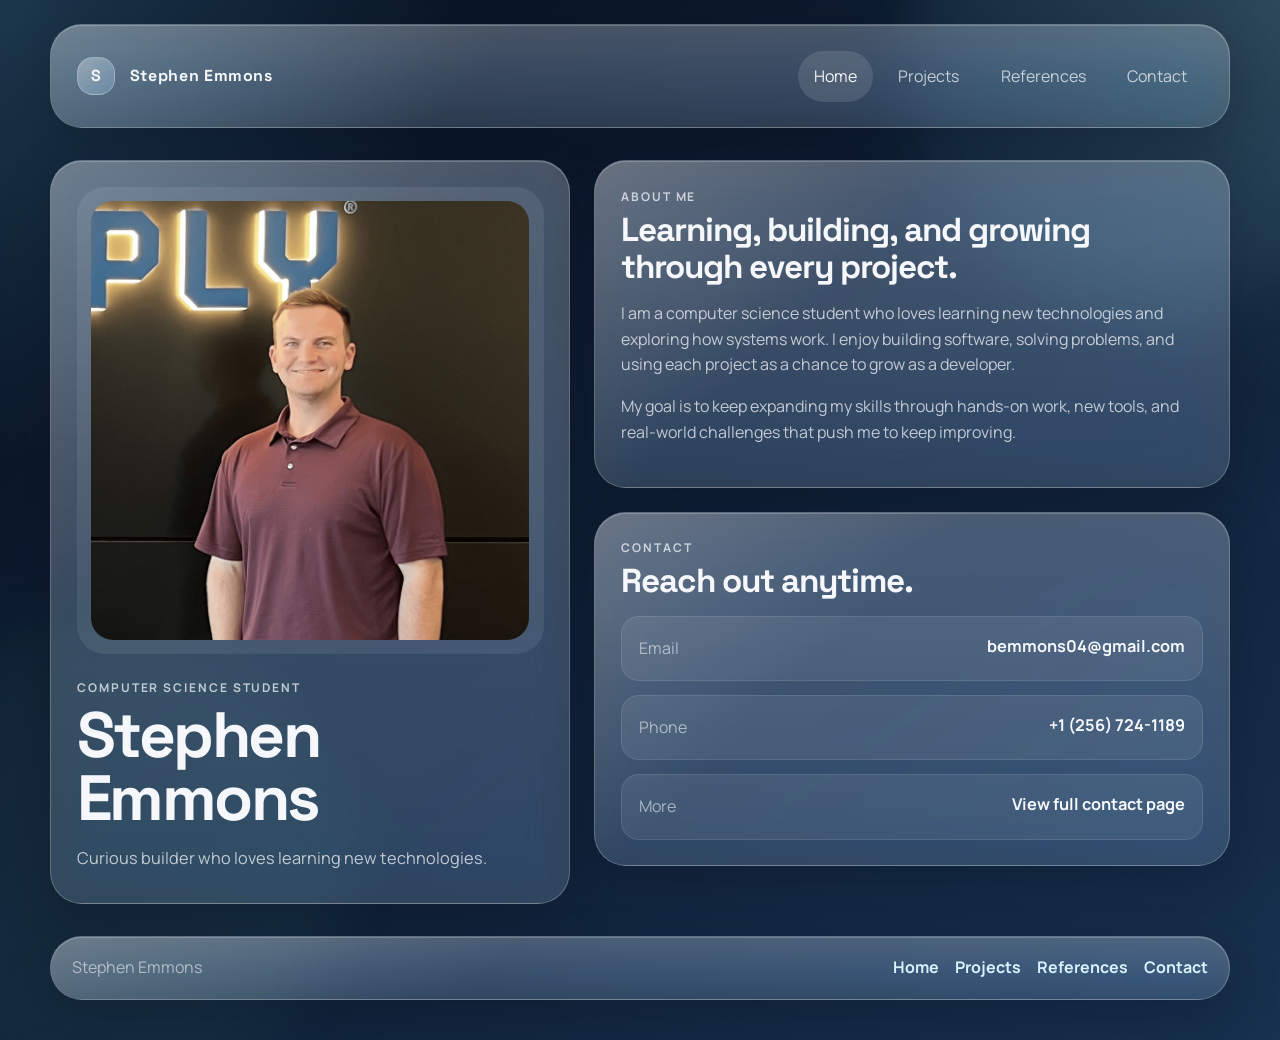
<file: index.html>
<!doctype html>
<html lang="en">
  <head>
    <meta charset="UTF-8" />
    <meta name="viewport" content="width=device-width, initial-scale=1.0" />
    <meta
      name="description"
      content="Simple portfolio landing page for Stephen Emmons with a short bio and contact details."
    />
    <title>Portfolio | Home</title>
    <link rel="preconnect" href="https://fonts.googleapis.com" />
    <link rel="preconnect" href="https://fonts.gstatic.com" crossorigin />
    <link
      href="https://fonts.googleapis.com/css2?family=Manrope:wght@400;500;600;700;800&family=Space+Grotesk:wght@500;700&display=swap"
      rel="stylesheet"
    />
    <link rel="stylesheet" href="assets/css/styles.css" />
  </head>
  <body data-page="home">
    <div class="site-shell">
      <header class="site-header" data-site-header></header>

      <main>
        <section class="section contact-layout">
          <div class="glass-panel profile-card">
            <div class="profile-card__image-wrap">
              <img
                src="assets/img/Stephen_Emmons.png"
                alt="Portrait of Stephen Emmons"
                class="profile-card__image"
              />
            </div>
            <p class="eyebrow">Computer Science Student</p>
            <h1>Stephen Emmons</h1>
            <p class="profile-card__role">
              Curious builder who loves learning new technologies.
            </p>
          </div>

          <div class="contact-stack">
            <section class="glass-panel">
              <p class="eyebrow">About Me</p>
              <h2>Learning, building, and growing through every project.</h2>
              <p>
                I am a computer science student who loves learning new
                technologies and exploring how systems work. I enjoy building
                software, solving problems, and using each project as a chance
                to grow as a developer.
              </p>
              <p>
                My goal is to keep expanding my skills through hands-on work,
                new tools, and real-world challenges that push me to keep
                improving.
              </p>
            </section>

            <section class="glass-panel">
              <p class="eyebrow">Contact</p>
              <h2>Reach out anytime.</h2>
              <div class="contact-list">
                <a href="mailto:bemmons04@gmail.com">
                  <span>Email</span>
                  <strong>bemmons04@gmail.com</strong>
                </a>
                <a href="tel:+12567241189">
                  <span>Phone</span>
                  <strong>+1 (256) 724-1189</strong>
                </a>
                <a href="contact.html">
                  <span>More</span>
                  <strong>View full contact page</strong>
                </a>
              </div>
            </section>
          </div>
        </section>
      </main>

      <footer class="site-footer" data-site-footer></footer>
    </div>

    <script src="assets/js/projects-data.js"></script>
    <script src="assets/js/site.js"></script>
  </body>
</html>
</file>
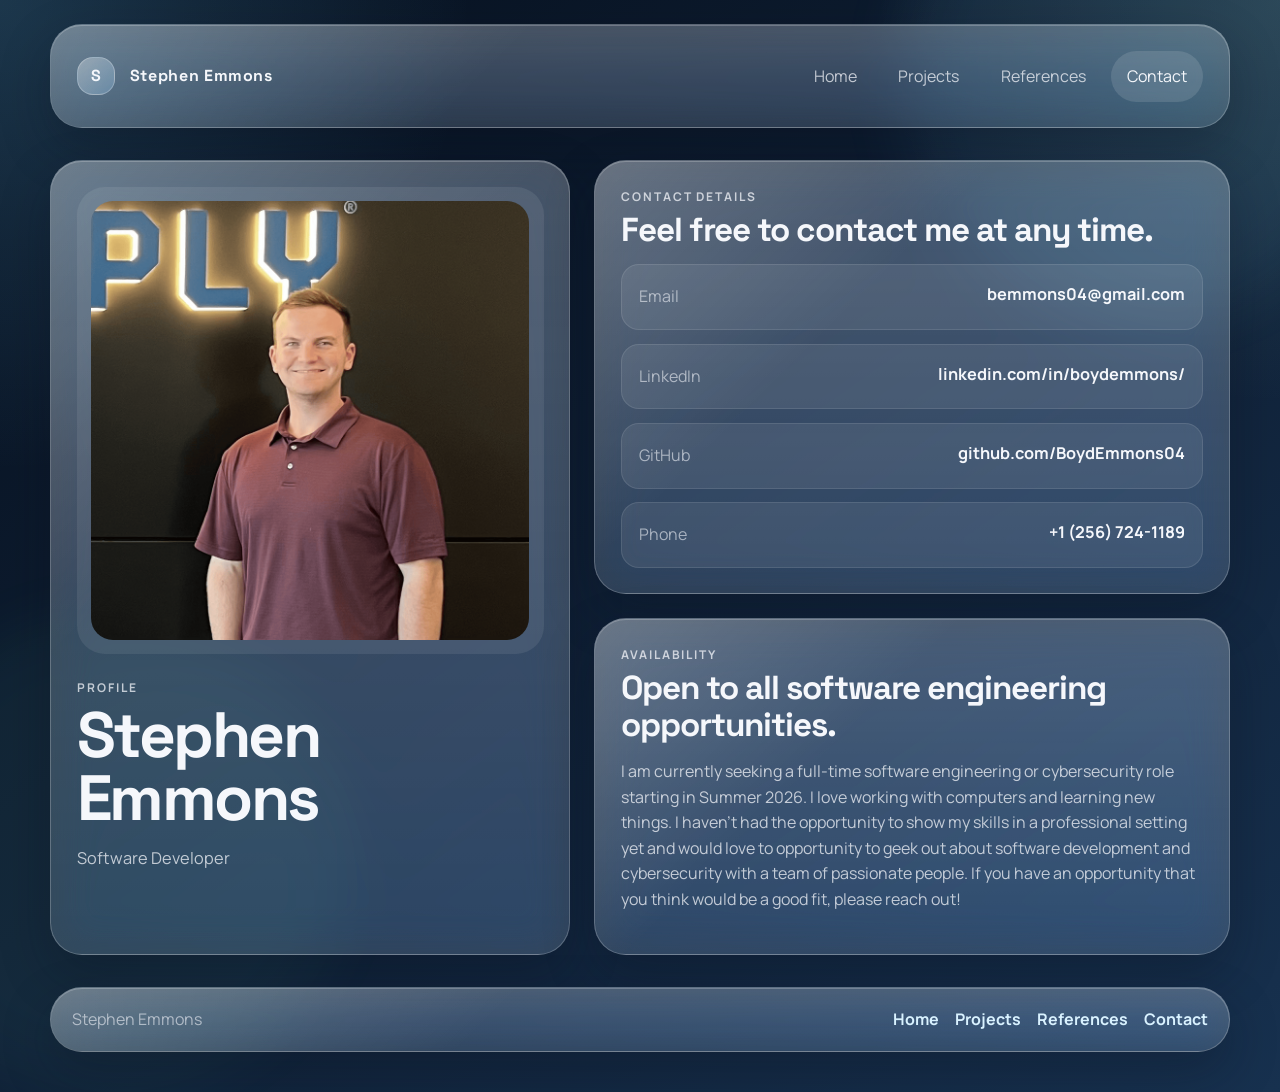
<file: contact.html>
<!doctype html>
<html lang="en">
  <head>
    <meta charset="UTF-8" />
    <meta name="viewport" content="width=device-width, initial-scale=1.0" />
    <meta
      name="description"
      content="Contact page for employers and collaborators with profile details and direct contact links."
    />
    <title>Portfolio | Contact</title>
    <link rel="preconnect" href="https://fonts.googleapis.com" />
    <link rel="preconnect" href="https://fonts.gstatic.com" crossorigin />
    <link
      href="https://fonts.googleapis.com/css2?family=Manrope:wght@400;500;600;700;800&family=Space+Grotesk:wght@500;700&display=swap"
      rel="stylesheet"
    />
    <link rel="stylesheet" href="assets/css/styles.css" />
  </head>
  <body data-page="contact">
    <div class="site-shell">
      <header class="site-header" data-site-header></header>

      <main>
        <section class="section contact-layout">
          <div class="glass-panel profile-card">
            <div class="profile-card__image-wrap">
              <!-- Replace this file with your own headshot and keep the same path if you want a quick swap. -->
              <img
                src="assets/img/Stephen_Emmons.png"
                alt="Profile portrait placeholder"
                class="profile-card__image"
              />
            </div>
            <p class="eyebrow">Profile</p>
            <h1>Stephen Emmons</h1>
            <p class="profile-card__role">Software Developer</p>
          </div>

          <div class="contact-stack">
            <section class="glass-panel">
              <p class="eyebrow">Contact Details</p>
              <h2>Feel free to contact me at any time.</h2>
              <div class="contact-list">
                <!-- Update these links and labels with your real contact details. -->
                <a href="mailto:bemmons04@gmail.com">
                  <span>Email</span>
                  <strong>bemmons04@gmail.com</strong>
                </a>
                <a
                  href="https://www.linkedin.com/in/boydemmons/"
                  target="_blank"
                  rel="noreferrer"
                >
                  <span>LinkedIn</span>
                  <strong>linkedin.com/in/boydemmons/</strong>
                </a>
                <a
                  href="https://github.com/BoydEmmons04"
                  target="_blank"
                  rel="noreferrer"
                >
                  <span>GitHub</span>
                  <strong>github.com/BoydEmmons04</strong>
                </a>
                <a href="tel:+12567241189">
                  <span>Phone</span>
                  <strong>+1 (256) 724-1189</strong>
                </a>
              </div>
            </section>

            <section class="glass-panel">
              <p class="eyebrow">Availability</p>
              <h2>Open to all software engineering opportunities.</h2>
              <p>
                I am currently seeking a full-time software engineering or
                cybersecurity role starting in Summer 2026. I love working with
                computers and learning new things. I haven't had the opportunity
                to show my skills in a professional setting yet and would love
                to opportunity to geek out about software development and
                cybersecurity with a team of passionate people. If you have an
                opportunity that you think would be a good fit, please reach
                out!
              </p>
            </section>
          </div>
        </section>
      </main>

      <footer class="site-footer" data-site-footer></footer>
    </div>

    <script src="assets/js/projects-data.js"></script>
    <script src="assets/js/site.js"></script>
  </body>
</html>
</file>
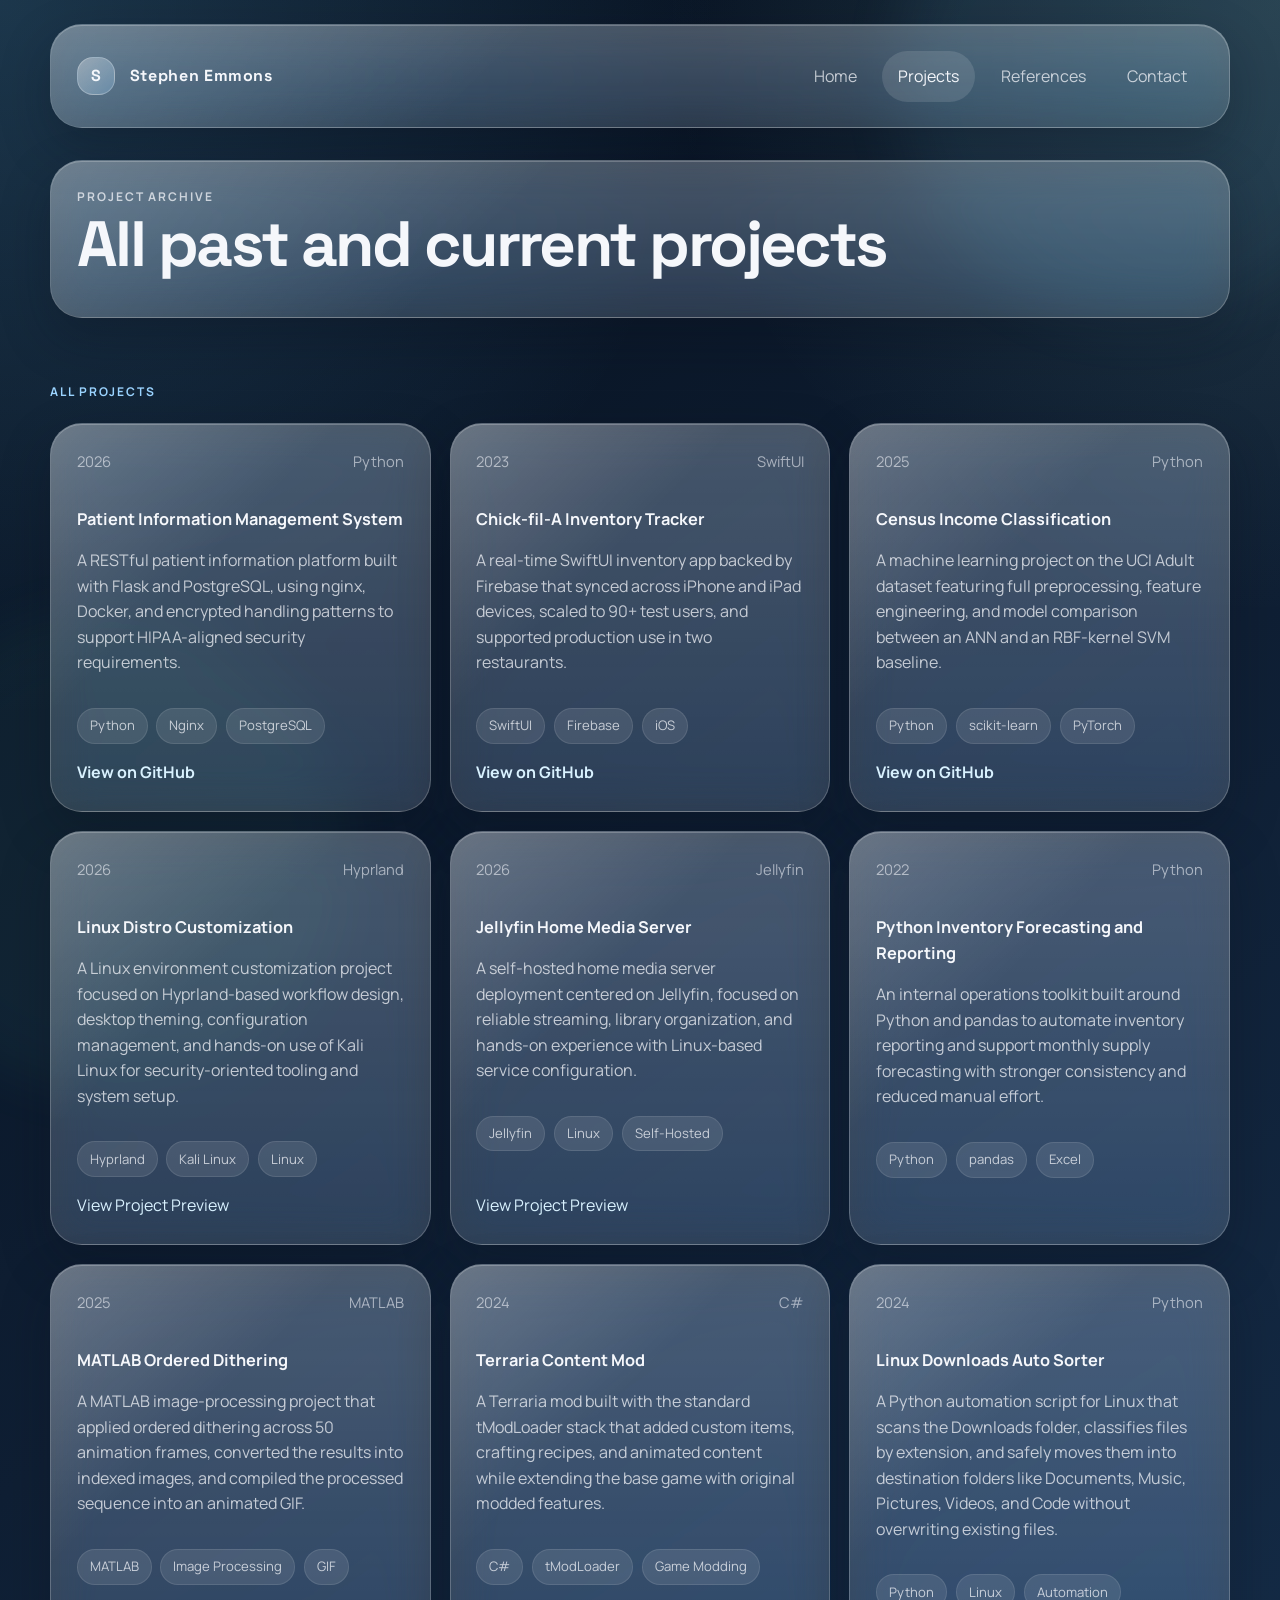
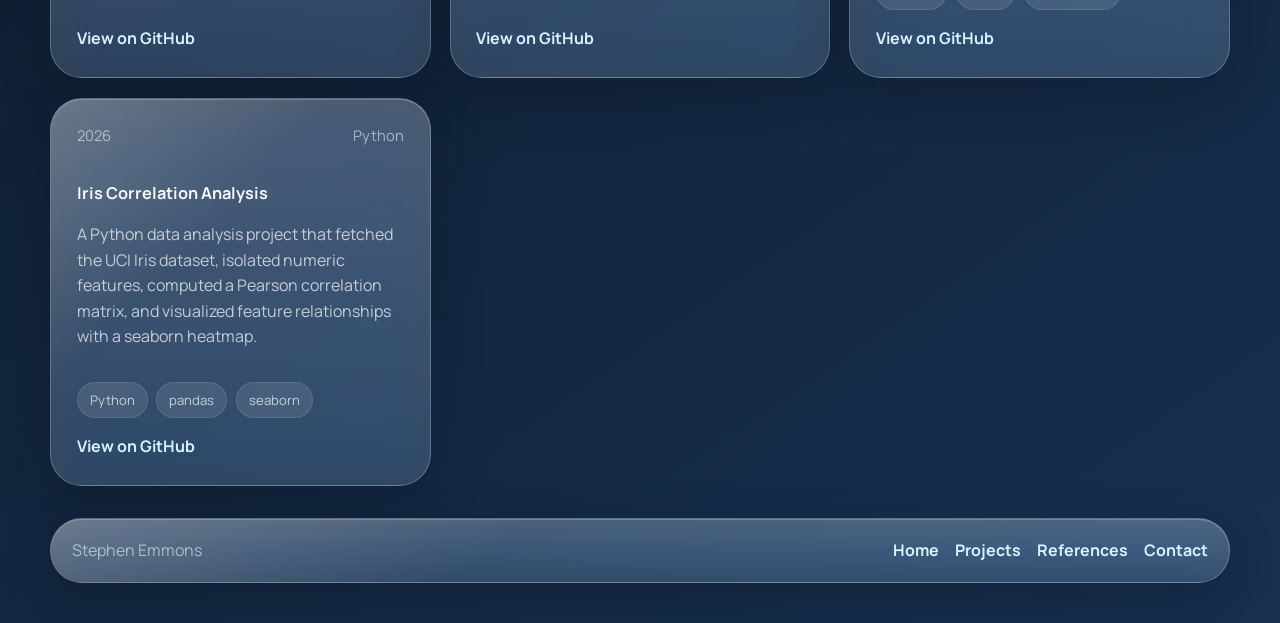
<file: projects.html>
<!doctype html>
<html lang="en">
  <head>
    <meta charset="UTF-8" />
    <meta name="viewport" content="width=device-width, initial-scale=1.0" />
    <meta
      name="description"
      content="Project archive with reusable project cards and a simple system for adding new work."
    />
    <title>Portfolio | Projects</title>
    <link rel="preconnect" href="https://fonts.googleapis.com" />
    <link rel="preconnect" href="https://fonts.gstatic.com" crossorigin />
    <link
      href="https://fonts.googleapis.com/css2?family=Manrope:wght@400;500;600;700;800&family=Space+Grotesk:wght@500;700&display=swap"
      rel="stylesheet"
    />
    <link rel="stylesheet" href="assets/css/styles.css" />
  </head>
  <body data-page="projects">
    <div class="site-shell">
      <header class="site-header" data-site-header></header>

      <main>
        <section class="page-hero section">
          <div class="glass-panel">
            <p class="eyebrow">Project Archive</p>
            <h1>All past and current projects</h1>
            <!--<p>
              Each card is generated from a shared data source. Update one file
              to add a new project, edit links, change tags, or swap featured
              items on the home page.
            </p>-->
          </div>
        </section>

        <section class="section">
          <div class="section-heading">
            <div>
              <p class="eyebrow">All Projects</p>
            </div>
          </div>
          <div class="project-grid" data-project-list="all"></div>
        </section>
      </main>

      <footer class="site-footer" data-site-footer></footer>
    </div>

    <script src="assets/js/projects-data.js"></script>
    <script src="assets/js/site.js"></script>
  </body>
</html>
</file>
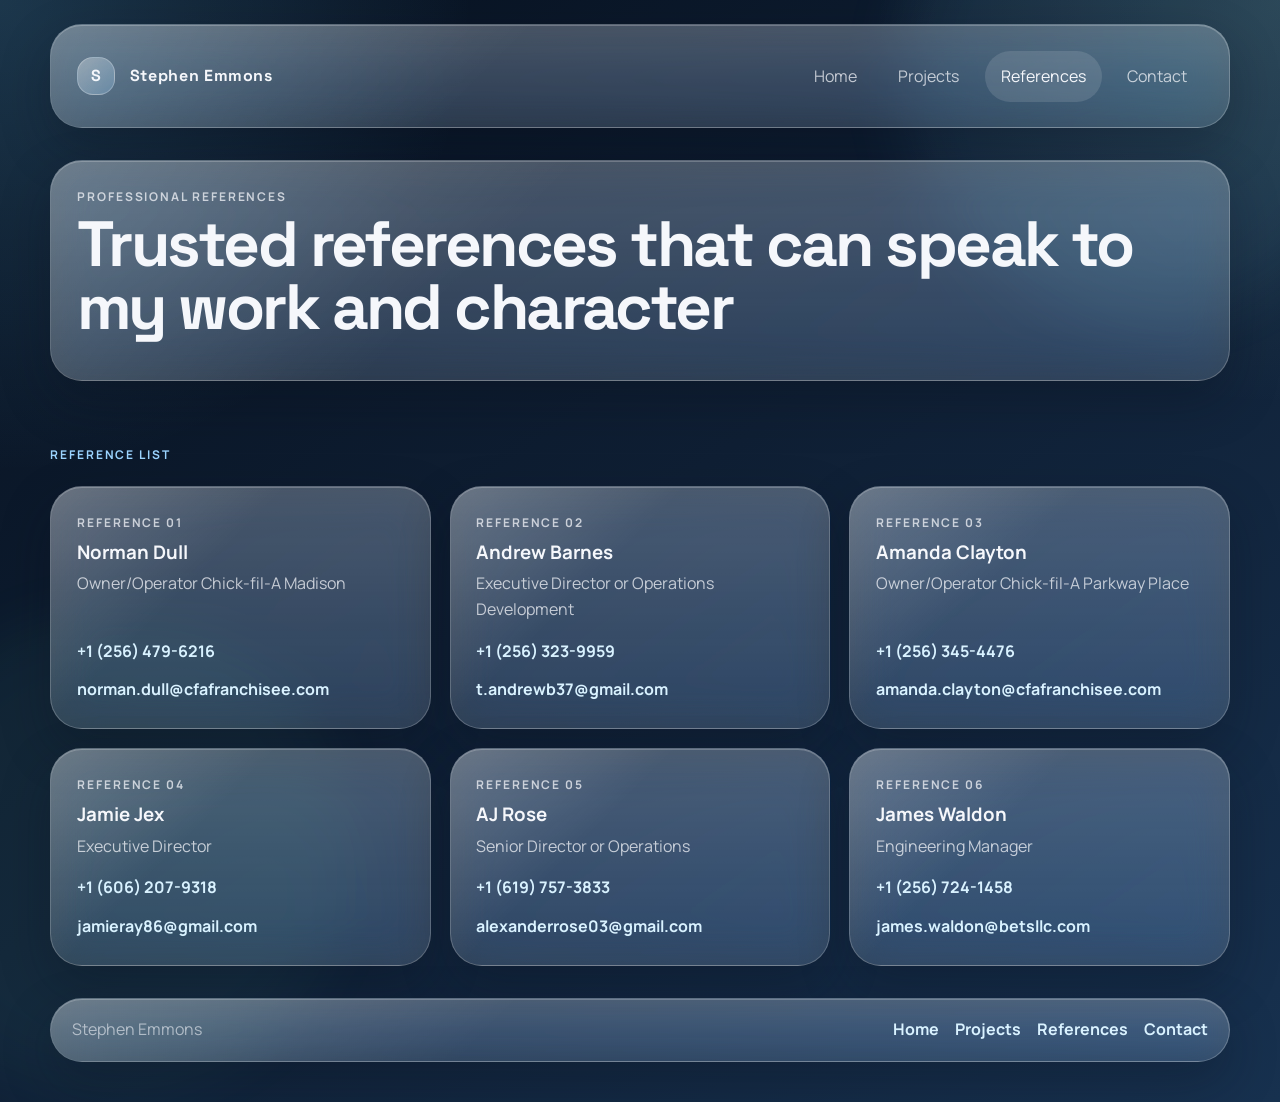
<file: references.html>
<!doctype html>
<html lang="en">
  <head>
    <meta charset="UTF-8" />
    <meta name="viewport" content="width=device-width, initial-scale=1.0" />
    <meta
      name="description"
      content="Professional references with names, roles, and contact emails."
    />
    <title>Portfolio | References</title>
    <link rel="preconnect" href="https://fonts.googleapis.com" />
    <link rel="preconnect" href="https://fonts.gstatic.com" crossorigin />
    <link
      href="https://fonts.googleapis.com/css2?family=Manrope:wght@400;500;600;700;800&family=Space+Grotesk:wght@500;700&display=swap"
      rel="stylesheet"
    />
    <link rel="stylesheet" href="assets/css/styles.css" />
  </head>
  <body data-page="references">
    <div class="site-shell">
      <header class="site-header" data-site-header></header>

      <main>
        <section class="page-hero section">
          <div class="glass-panel">
            <p class="eyebrow">Professional References</p>
            <h1>Trusted references that can speak to my work and character</h1>
          </div>
        </section>

        <section class="section">
          <div class="section-heading">
            <div>
              <p class="eyebrow">Reference List</p>
            </div>
          </div>

          <div class="references-grid">
            <article class="glass-panel reference-card reveal">
              <p class="eyebrow">Reference 01</p>
              <h3>Norman Dull</h3>
              <p class="reference-card__title">
                Owner/Operator Chick-fil-A Madison
              </p>
              <div class="reference-card__contact">
                <a class="project-card__cta" href="tel:+12564796216"
                  >+1 (256) 479-6216</a
                >
                <a
                  class="project-card__cta"
                  href="mailto:norman.dull@cfafranchisee.com"
                  >norman.dull@cfafranchisee.com</a
                >
              </div>
            </article>

            <article class="glass-panel reference-card reveal reveal-delay-1">
              <p class="eyebrow">Reference 02</p>
              <h3>Andrew Barnes</h3>
              <p class="reference-card__title">
                Executive Director or Operations Development
              </p>
              <div class="reference-card__contact">
                <a class="project-card__cta" href="tel:+12563239959"
                  >+1 (256) 323-9959</a
                >
                <a class="project-card__cta" href="mailto:t.andrewb37@gmail.com"
                  >t.andrewb37@gmail.com</a
                >
              </div>
            </article>

            <article class="glass-panel reference-card reveal reveal-delay-2">
              <p class="eyebrow">Reference 03</p>
              <h3>Amanda Clayton</h3>
              <p class="reference-card__title">
                Owner/Operator Chick-fil-A Parkway Place
              </p>
              <div class="reference-card__contact">
                <a class="project-card__cta" href="tel:+12563454476"
                  >+1 (256) 345-4476</a
                >
                <a
                  class="project-card__cta"
                  href="mailto:amanda.clayton@cfafranchisee.com"
                  >amanda.clayton@cfafranchisee.com</a
                >
              </div>
            </article>

            <article class="glass-panel reference-card reveal reveal-delay-1">
              <p class="eyebrow">Reference 04</p>
              <h3>Jamie Jex</h3>
              <p class="reference-card__title">Executive Director</p>
              <div class="reference-card__contact">
                <a class="project-card__cta" href="tel:+16062079318"
                  >+1 (606) 207-9318</a
                >
                <a class="project-card__cta" href="mailto:jamieray86@gmail.com"
                  >jamieray86@gmail.com</a
                >
              </div>
            </article>

            <article class="glass-panel reference-card reveal reveal-delay-1">
              <p class="eyebrow">Reference 05</p>
              <h3>AJ Rose</h3>
              <p class="reference-card__title">Senior Director or Operations</p>
              <div class="reference-card__contact">
                <a class="project-card__cta" href="tel:+16197573833"
                  >+1 (619) 757-3833</a
                >
                <a
                  class="project-card__cta"
                  href="mailto:alexanderrose03@gmail.com"
                  >alexanderrose03@gmail.com</a
                >
              </div>
            </article>

            <article class="glass-panel reference-card reveal reveal-delay-1">
              <p class="eyebrow">Reference 06</p>
              <h3>James Waldon</h3>
              <p class="reference-card__title">Engineering Manager</p>
              <div class="reference-card__contact">
                <a class="project-card__cta" href="tel:+12567241458"
                  >+1 (256) 724-1458</a
                >
                <a
                  class="project-card__cta"
                  href="mailto:james.waldon@betsllc.com"
                  >james.waldon@betsllc.com</a
                >
              </div>
            </article>
            <!--
            To add another reference:
            1. Duplicate one <article class="glass-panel reference-card"> block.
            2. Update the name, title, phone number, and email.
            3. Optional: change the eyebrow label and reveal-delay class.
          --></div>
        </section>
      </main>

      <footer class="site-footer" data-site-footer></footer>
    </div>

    <script src="assets/js/projects-data.js"></script>
    <script src="assets/js/site.js"></script>
  </body>
</html>
</file>
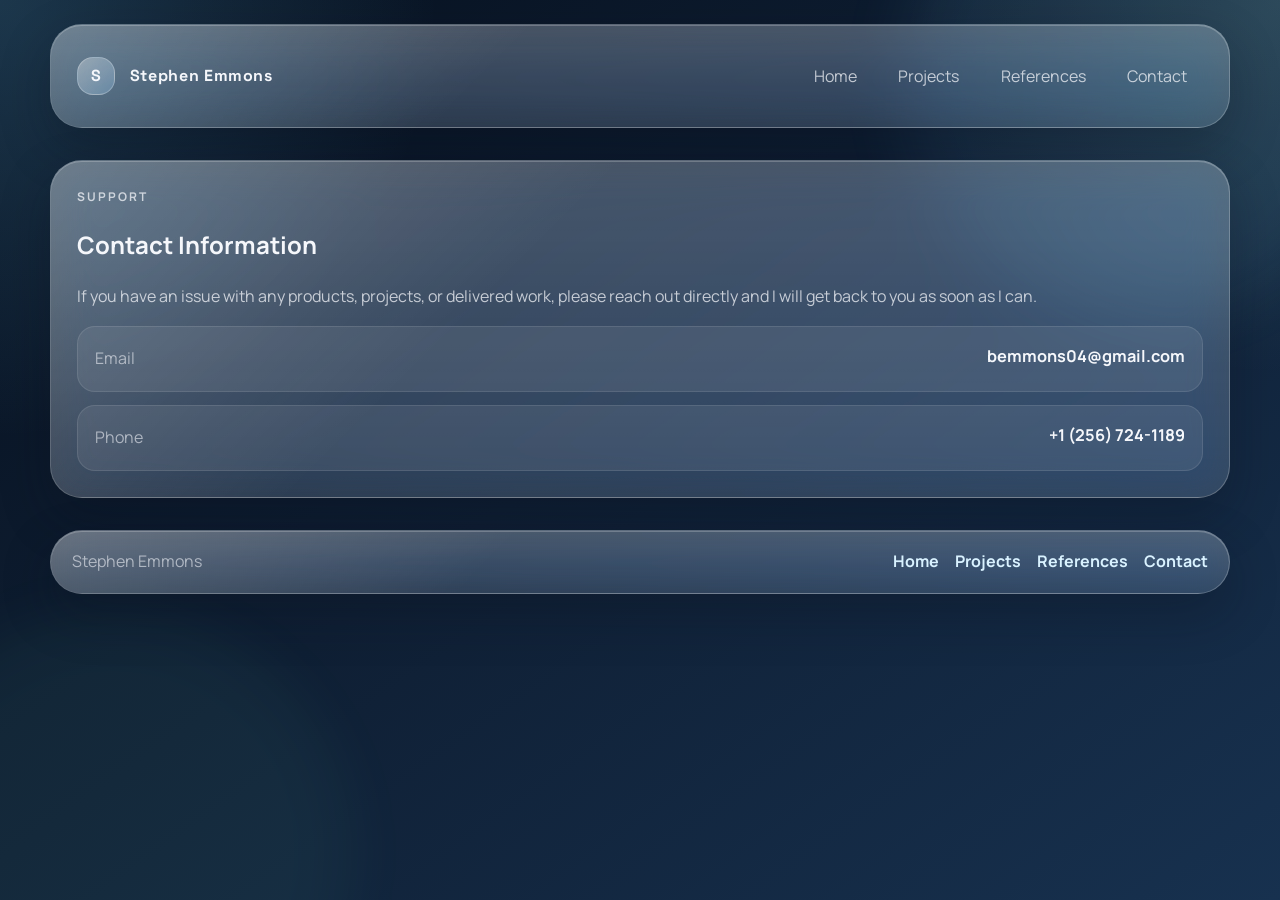
<file: support.html>
<!doctype html>
<html lang="en">
  <head>
    <meta charset="UTF-8" />
    <meta name="viewport" content="width=device-width, initial-scale=1.0" />
    <meta
      name="description"
      content="Direct support contact information."
    />
    <title>Portfolio | Support</title>
    <link rel="preconnect" href="https://fonts.googleapis.com" />
    <link rel="preconnect" href="https://fonts.gstatic.com" crossorigin />
    <link
      href="https://fonts.googleapis.com/css2?family=Manrope:wght@400;500;600;700;800&family=Space+Grotesk:wght@500;700&display=swap"
      rel="stylesheet"
    />
    <link rel="stylesheet" href="assets/css/styles.css" />
  </head>
  <body data-page="support">
    <div class="site-shell">
      <header class="site-header" data-site-header></header>

      <main>
        <section class="section">
          <div class="glass-panel">
            <p class="eyebrow">Support</p>
            <h1>Contact Information</h1>
            <p>
              If you have an issue with any products, projects, or delivered work,
              please reach out directly and I will get back to you as soon as I can.
            </p>
            <div class="contact-list">
              <a href="mailto:bemmons04@gmail.com">
                <span>Email</span>
                <strong>bemmons04@gmail.com</strong>
              </a>
              <a href="tel:+12567241189">
                <span>Phone</span>
                <strong>+1 (256) 724-1189</strong>
              </a>
            </div>
          </div>
        </section>
      </main>

      <footer class="site-footer" data-site-footer></footer>
    </div>

    <script src="assets/js/projects-data.js"></script>
    <script src="assets/js/site.js"></script>
  </body>
</html>
</file>
<file: assets/css/styles.css>
:root {
  --bg-primary: #07111f;
  --bg-secondary: #0f1f34;
  --bg-accent: #17314f;
  --surface: rgba(255, 255, 255, 0.12);
  --surface-strong: rgba(255, 255, 255, 0.2);
  --surface-border: rgba(255, 255, 255, 0.22);
  --surface-shadow: rgba(9, 18, 31, 0.3);
  --text-primary: #f5f7fb;
  --text-secondary: rgba(245, 247, 251, 0.74);
  --text-muted: rgba(245, 247, 251, 0.58);
  --highlight: #9bd4ff;
  --highlight-strong: #d9f2ff;
  --success: #86f7c2;
  --radius-lg: 32px;
  --radius-md: 24px;
  --radius-sm: 18px;
  --max-width: 1180px;
}

*,
*::before,
*::after {
  box-sizing: border-box;
}

html {
  scroll-behavior: smooth;
  -webkit-text-size-adjust: 100%;
}

body {
  margin: 0;
  min-height: 100vh;
  font-family: "Manrope", sans-serif;
  color: var(--text-primary);
  background:
    radial-gradient(circle at top left, rgba(112, 206, 255, 0.2), transparent 28%),
    radial-gradient(circle at top right, rgba(160, 228, 206, 0.16), transparent 24%),
    linear-gradient(145deg, var(--bg-primary), var(--bg-secondary) 48%, var(--bg-accent));
  line-height: 1.6;
  overflow-x: hidden;
}

body.modal-open {
  overflow: hidden;
}

body::before,
body::after {
  content: "";
  position: fixed;
  inset: auto;
  width: 30rem;
  height: 30rem;
  border-radius: 50%;
  filter: blur(32px);
  opacity: 0.35;
  pointer-events: none;
  z-index: 0;
}

body::before {
  top: -10rem;
  right: -6rem;
  background: rgba(120, 203, 255, 0.22);
}

body::after {
  bottom: -12rem;
  left: -8rem;
  background: rgba(130, 255, 210, 0.14);
}

a {
  color: inherit;
  text-decoration: none;
}

img {
  max-width: 100%;
  display: block;
}

.site-shell {
  position: relative;
  z-index: 1;
}

.site-header,
.site-footer,
main {
  width: min(calc(100% - 2rem), var(--max-width));
  margin: 0 auto;
}

.site-header {
  padding: 1.5rem 0 0;
}

.nav {
  display: flex;
  align-items: center;
  justify-content: space-between;
  gap: 1rem;
  padding: 1rem 1.25rem;
}

.nav__brand {
  display: inline-flex;
  align-items: center;
  gap: 0.9rem;
  font-family: "Space Grotesk", sans-serif;
  font-size: 1rem;
  font-weight: 700;
  letter-spacing: 0.04em;
  min-width: 0;
}

.nav__brand-mark {
  display: grid;
  place-items: center;
  width: 2.4rem;
  height: 2.4rem;
  border-radius: 16px;
  background: linear-gradient(135deg, rgba(255, 255, 255, 0.35), rgba(155, 212, 255, 0.28));
  border: 1px solid rgba(255, 255, 255, 0.25);
}

.nav__links {
  display: flex;
  align-items: center;
  flex-wrap: wrap;
  gap: 0.6rem;
}

.nav__link {
  display: inline-flex;
  align-items: center;
  justify-content: center;
  padding: 0.8rem 1rem;
  border-radius: 999px;
  color: var(--text-secondary);
  transition: background 180ms ease, color 180ms ease, transform 180ms ease;
  text-align: center;
}

.nav__link:hover,
.nav__link:focus-visible,
.nav__link.is-active {
  background: rgba(255, 255, 255, 0.12);
  color: var(--text-primary);
  transform: translateY(-1px);
}

.section {
  padding: 2rem 0;
}

.hero,
.section--split,
.contact-layout {
  display: grid;
  gap: 1.5rem;
}

.hero {
  grid-template-columns: minmax(0, 1.35fr) minmax(300px, 0.85fr);
  padding-top: 2rem;
}

.hero__content h1,
.page-hero h1,
.contact-layout h1 {
  margin: 0.4rem 0 1rem;
  font-family: "Space Grotesk", sans-serif;
  font-size: clamp(2.6rem, 5vw, 4.8rem);
  line-height: 0.98;
  letter-spacing: -0.04em;
}

.hero__summary,
.page-hero p,
.glass-panel p,
.project-card p {
  color: var(--text-secondary);
}

.hero__actions {
  display: flex;
  flex-wrap: wrap;
  gap: 0.9rem;
  margin-top: 1.8rem;
}

.hero__metrics {
  display: grid;
  gap: 1rem;
  padding: 0;
  margin: 1.2rem 0 0;
  list-style: none;
}

.hero__metrics li {
  padding: 1rem 0 0;
  border-top: 1px solid rgba(255, 255, 255, 0.14);
}

.hero__metrics strong,
.project-card h3,
.contact-list strong,
.profile-card__role {
  display: block;
  margin-bottom: 0.35rem;
  font-size: 1.02rem;
}

.section-heading {
  display: flex;
  align-items: end;
  justify-content: space-between;
  gap: 1rem;
  margin-bottom: 1.4rem;
}

.section-heading h2,
.glass-panel h2 {
  margin: 0.35rem 0 0;
  font-family: "Space Grotesk", sans-serif;
  font-size: clamp(1.6rem, 2.6vw, 2.4rem);
  line-height: 1.1;
  letter-spacing: -0.03em;
}

.eyebrow {
  margin: 0;
  color: var(--highlight);
  text-transform: uppercase;
  letter-spacing: 0.16em;
  font-size: 0.75rem;
  font-weight: 700;
}

.glass-panel,
.project-card {
  position: relative;
  overflow: hidden;
  border-radius: var(--radius-lg);
  padding: 1.6rem;
  background:
    linear-gradient(180deg, rgba(255, 255, 255, 0.2), rgba(255, 255, 255, 0.08)),
    rgba(255, 255, 255, 0.08);
  border: 1px solid var(--surface-border);
  box-shadow:
    0 20px 50px var(--surface-shadow),
    inset 0 1px 0 rgba(255, 255, 255, 0.22);
  backdrop-filter: blur(22px) saturate(155%);
  -webkit-backdrop-filter: blur(22px) saturate(155%);
}

.glass-panel::before,
.project-card::before {
  content: "";
  position: absolute;
  inset: 0;
  background: linear-gradient(135deg, rgba(255, 255, 255, 0.18), transparent 38%);
  pointer-events: none;
}

.button,
.text-link,
.project-card__cta {
  transition: transform 180ms ease, background 180ms ease, border-color 180ms ease;
}

.button {
  display: inline-flex;
  align-items: center;
  justify-content: center;
  min-height: 3rem;
  padding: 0.85rem 1.2rem;
  border-radius: 999px;
  border: 1px solid transparent;
  font-weight: 700;
}

.button:hover,
.button:focus-visible,
.text-link:hover,
.text-link:focus-visible,
.project-card__cta:hover,
.project-card__cta:focus-visible {
  transform: translateY(-1px);
}

.button--primary {
  background: linear-gradient(135deg, rgba(217, 242, 255, 0.95), rgba(155, 212, 255, 0.92));
  color: #04101c;
}

.button--secondary {
  border-color: rgba(255, 255, 255, 0.18);
  background: rgba(255, 255, 255, 0.08);
}

.text-link {
  color: var(--highlight-strong);
  font-weight: 700;
}

.project-grid {
  display: grid;
  grid-template-columns: repeat(3, minmax(0, 1fr));
  gap: 1.2rem;
}

.project-card {
  display: flex;
  flex-direction: column;
  gap: 1rem;
  min-height: 100%;
}

.project-card__meta {
  display: flex;
  justify-content: space-between;
  gap: 0.75rem;
  align-items: center;
  color: var(--text-muted);
  font-size: 0.92rem;
  flex-wrap: wrap;
}

.project-card__tags {
  display: flex;
  flex-wrap: wrap;
  gap: 0.55rem;
}

.project-card__tag {
  padding: 0.4rem 0.75rem;
  border-radius: 999px;
  background: rgba(255, 255, 255, 0.1);
  border: 1px solid rgba(255, 255, 255, 0.1);
  color: var(--text-secondary);
  font-size: 0.82rem;
}

.project-card__cta {
  margin-top: auto;
  display: inline-flex;
  align-items: center;
  gap: 0.5rem;
  color: var(--highlight-strong);
  font-weight: 700;
}

.project-card__cta--button {
  padding: 0;
  border: 0;
  background: transparent;
  font: inherit;
  cursor: pointer;
}

.page-hero .glass-panel,
.note-panel,
.profile-card,
.contact-stack .glass-panel {
  min-height: 100%;
}

.section--split {
  grid-template-columns: repeat(2, minmax(0, 1fr));
}

.contact-layout {
  grid-template-columns: minmax(280px, 0.9fr) minmax(0, 1.1fr);
  align-items: start;
}

.references-grid {
  display: grid;
  grid-template-columns: repeat(3, minmax(0, 1fr));
  gap: 1.2rem;
  align-items: stretch;
}

.contact-stack {
  display: grid;
  gap: 1.5rem;
}

.reference-card {
  display: flex;
  flex-direction: column;
  min-height: 100%;
}

.reference-card h3 {
  margin: 0.35rem 0 0.25rem;
}

.reference-card__title {
  margin: 0 0 1rem;
  color: var(--text-secondary);
}

.reference-card__contact {
  display: flex;
  flex-direction: column;
  align-items: flex-start;
  gap: 0.8rem;
  margin-top: auto;
}

.reference-card__contact .project-card__cta {
  margin-top: 0;
}

.profile-card__image-wrap {
  position: relative;
  margin-bottom: 1.5rem;
  padding: 0.9rem;
  border-radius: 28px;
  background: rgba(255, 255, 255, 0.08);
}

.profile-card__image {
  width: 100%;
  aspect-ratio: 1 / 1;
  object-fit: cover;
  border-radius: 22px;
}

.contact-list {
  display: grid;
  gap: 0.85rem;
  margin-top: 1rem;
}

.contact-list a {
  display: flex;
  justify-content: space-between;
  gap: 1rem;
  align-items: center;
  padding: 1rem 1.1rem;
  border-radius: var(--radius-sm);
  background: rgba(255, 255, 255, 0.08);
  border: 1px solid rgba(255, 255, 255, 0.1);
}

.contact-list span,
.site-footer p {
  color: var(--text-muted);
}

.contact-list strong,
.project-card__cta,
.footer-panel__links a {
  overflow-wrap: anywhere;
  word-break: break-word;
}

.site-footer {
  padding: 0 0 2.5rem;
}

.footer-panel {
  display: flex;
  justify-content: space-between;
  gap: 1rem;
  align-items: center;
  padding: 1.15rem 1.3rem;
}

.footer-panel p {
  margin: 0;
}

.footer-panel__links {
  display: flex;
  gap: 1rem;
  flex-wrap: wrap;
}

.project-modal-root {
  position: fixed;
  inset: 0;
  z-index: 25;
  pointer-events: none;
}

.project-modal {
  position: fixed;
  inset: 0;
  display: grid;
  place-items: center;
  padding: 2rem;
  pointer-events: auto;
}

.project-modal__backdrop {
  position: absolute;
  inset: 0;
  background: rgba(3, 10, 20, 0.62);
  backdrop-filter: blur(14px);
  -webkit-backdrop-filter: blur(14px);
}

.project-modal__panel {
  position: relative;
  display: inline-flex;
  flex-direction: column;
  width: fit-content;
  max-width: min(65vw, 980px);
  max-height: min(65vh, 720px);
  min-height: 0;
  padding: 4.5rem 1.25rem 1.25rem;
  animation: modal-pop 280ms cubic-bezier(0.2, 0.9, 0.2, 1) forwards;
  transform-origin: center;
}

.project-modal__close {
  position: absolute;
  top: 1rem;
  right: 1rem;
  z-index: 2;
  width: 2.75rem;
  height: 2.75rem;
  border: 1px solid rgba(255, 255, 255, 0.18);
  border-radius: 999px;
  background: rgba(255, 255, 255, 0.12);
  color: var(--text-primary);
  font: inherit;
  font-weight: 800;
  cursor: pointer;
}

.project-modal__gallery {
  display: grid;
  grid-template-columns: repeat(2, minmax(0, 1fr));
  grid-auto-rows: minmax(180px, 1fr);
  gap: 1rem;
  width: min(100%, 880px);
  min-height: 0;
}

.project-modal__gallery--single {
  grid-template-columns: 1fr;
  width: min(100%, 880px);
}

.project-modal__tile {
  margin: 0;
  min-height: 0;
  border-radius: 26px;
  overflow: hidden;
  display: grid;
  place-items: center;
  padding: 0.85rem;
  background:
    linear-gradient(160deg, rgba(255, 255, 255, 0.1), rgba(255, 255, 255, 0.04)),
    rgba(255, 255, 255, 0.06);
  border: 1px solid rgba(255, 255, 255, 0.1);
}

.project-modal__image {
  width: 100%;
  height: 100%;
  max-width: 100%;
  max-height: 100%;
  object-fit: contain;
  object-position: center;
  border-radius: 18px;
}

.project-modal__gallery--single .project-modal__tile {
  min-height: auto;
  aspect-ratio: 16 / 9;
}

.project-modal__tile--1:first-child:nth-last-child(3) {
  grid-row: span 2;
}

.project-modal__tile--1:first-child:nth-last-child(5) {
  grid-row: span 2;
}

.project-modal__tile--2:first-child:nth-last-child(4),
.project-modal__tile--2:first-child:nth-last-child(5) {
  grid-column: span 1;
}

.reveal {
  opacity: 0;
  transform: translateY(18px);
  animation: reveal-up 600ms ease forwards;
}

.reveal-text {
  opacity: 0;
  transform: translateY(10px);
  animation: reveal-text-up 520ms ease forwards;
  will-change: opacity, transform;
}

.reveal-delay-1 {
  animation-delay: 100ms;
}

.reveal-delay-2 {
  animation-delay: 180ms;
}

.reveal-delay-3 {
  animation-delay: 260ms;
}

@keyframes reveal-up {
  to {
    opacity: 1;
    transform: translateY(0);
  }
}

@keyframes reveal-text-up {
  to {
    opacity: 1;
    transform: translateY(0);
  }
}

@keyframes modal-pop {
  from {
    opacity: 0;
    transform: scale(0.92) translateY(28px);
  }

  to {
    opacity: 1;
    transform: scale(1) translateY(0);
  }
}

@media (max-width: 980px) {
  .hero,
  .section--split,
  .contact-layout,
  .references-grid,
  .project-grid {
    grid-template-columns: 1fr;
  }

  .section-heading,
  .footer-panel,
  .contact-list a {
    align-items: start;
  }

  .section-heading,
  .footer-panel {
    flex-direction: column;
  }

  .project-modal__panel {
    width: min(calc(100vw - 1.5rem), 980px);
    max-width: min(calc(100vw - 1.5rem), 980px);
    min-height: auto;
    max-height: min(65vh, 720px);
  }
}

@media (max-width: 720px) {
  .site-header,
  .site-footer,
  main {
    width: min(calc(100% - 1.2rem), var(--max-width));
  }

  .nav {
    flex-direction: column;
    align-items: stretch;
    padding: 0.9rem;
  }

  .nav__links {
    display: grid;
    grid-template-columns: repeat(2, minmax(0, 1fr));
    gap: 0.55rem;
    width: 100%;
  }

  .nav__brand {
    justify-content: center;
    text-align: center;
  }

  .hero__content h1,
  .page-hero h1,
  .contact-layout h1 {
    font-size: clamp(2.2rem, 13vw, 3.2rem);
    line-height: 1.02;
  }

  .glass-panel,
  .project-card {
    padding: 1.25rem;
    border-radius: 26px;
  }

  .hero__actions {
    flex-direction: column;
  }

  .hero__actions .button {
    width: 100%;
  }

  .section-heading h2,
  .glass-panel h2 {
    font-size: clamp(1.45rem, 7vw, 2rem);
  }

  .contact-list a {
    flex-direction: column;
    align-items: flex-start;
  }

  .project-modal {
    padding: max(0.75rem, env(safe-area-inset-top))
      max(0.75rem, env(safe-area-inset-right))
      max(0.75rem, env(safe-area-inset-bottom))
      max(0.75rem, env(safe-area-inset-left));
  }

  .project-modal__panel {
    width: 100%;
    max-width: 100%;
    min-height: auto;
    max-height: calc(100dvh - 1.5rem);
    overflow: auto;
    padding: 4rem 0.9rem 0.9rem;
  }

  .project-modal__gallery {
    grid-template-columns: 1fr;
    grid-auto-rows: minmax(180px, auto);
  }

  .project-modal__gallery--single .project-modal__tile {
    min-height: auto;
    aspect-ratio: 16 / 9;
  }

  .footer-panel__links {
    width: 100%;
    display: grid;
    grid-template-columns: repeat(2, minmax(0, 1fr));
    gap: 0.6rem;
  }
}
</file>
